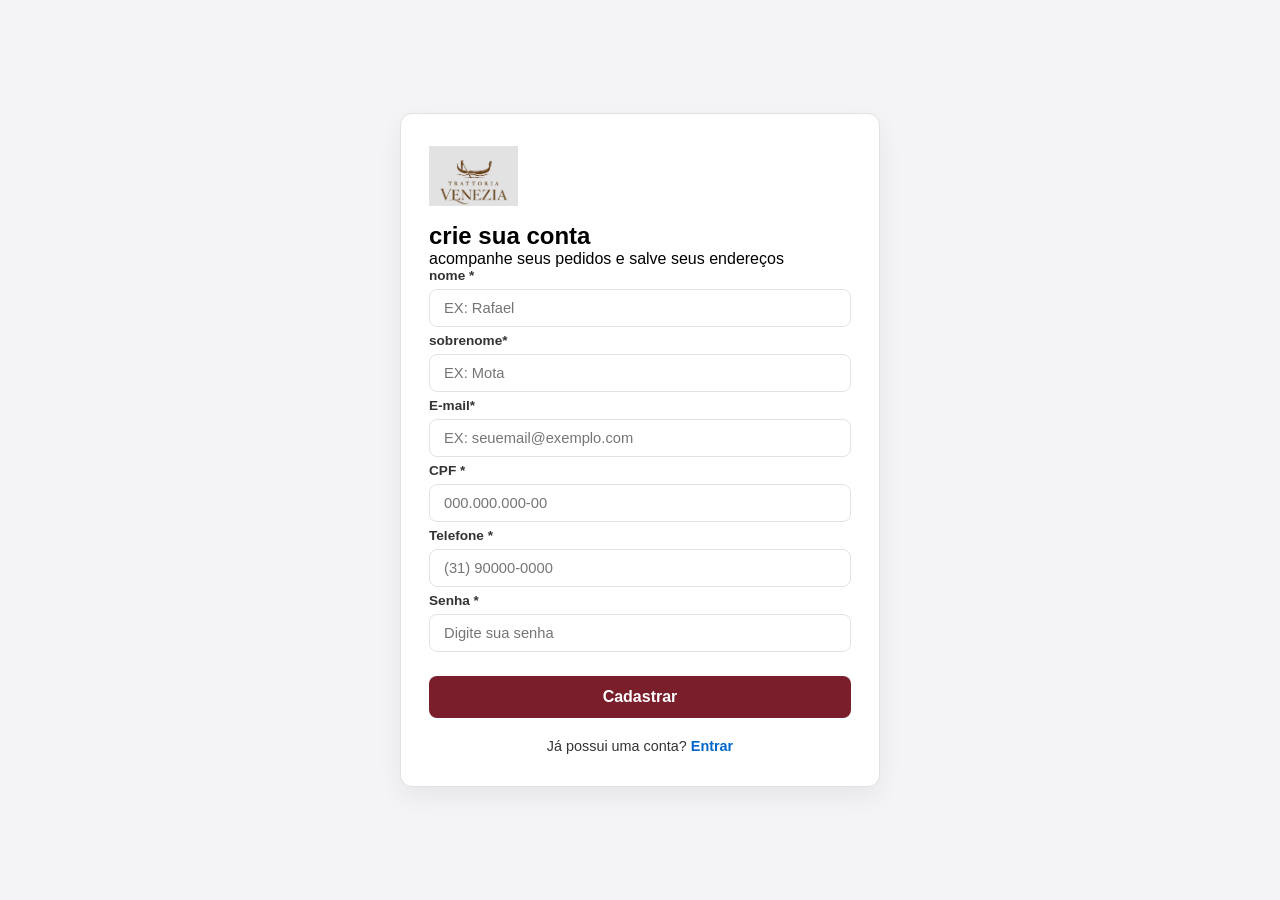
<file: front-end/cadastro.html>
<!DOCTYPE html>
<html lang="pt-BR">
<head>
    <meta charset="UTF-8">
    <meta name="viewport" content="width=device-width, initial-scale=1.0">
    <title>Cadastro - Trattoria Venezia</title>
    <link rel="stylesheet" href="style.css">
    <link rel="stylesheet" href="auth.css">
    <link rel="stylesheet" href="https://cdnjs.cloudflare.com/ajax/libs/font-awesome/6.4.0/css/all.min.css">
    <link rel="stylesheet" href="dark-mode.css">
</head>
<body class="auth-body">
     <div class="auth-card">
<div auth-header>
    <a href="../index.html">
        <img src="logo-delivery.png" alt="trattoria venezia" class="auth-logo">
    </a>
    <h2>crie sua conta</h2>
    <p>acompanhe seus pedidos e salve seus endereços</p>
</div>
<div id="authAlert" class="auth-alert hidden"></div>
<form id="cadastroForm" class="auth-form">
       <div class="form-row">

            <div class="form-group">
               <label for="nome"> nome *</label>
               <input type="text" id="nome" required placeholder="EX: Rafael">
                <label for="nome"> sobrenome*</label>
               <input type="text" id="sobrenome" required placeholder="EX: Mota">
                <label for="nome"> E-mail*</label>
               <input type="email" id="email" required placeholder="EX: seuemail@exemplo.com">

                <label for="nome"> CPF *</label>
               <input type="text" id="cpf" required placeholder="000.000.000-00" maxlength="14">
               
                <label for="telefone">Telefone *</label>
               <input type="tel" id="telefone" required placeholder="(31) 90000-0000" maxlength="15">
               <label for="senha">Senha *</label>
              <input type="password" id="senha" required placeholder="Digite sua senha">
             </div>   
        </div>
        <button type="submit" class="btn-auth-submit"> Cadastrar</button>
        </form>
        <div class="auth-footer">
        <p>Já possui uma conta? <a href="login.html" class="auth-link-blue">Entrar</a></p>
        </div>
     </div>


<script src="auth.js"></script>      
<script src="dark-mode.js"></script>
</body>
</html>
</file>
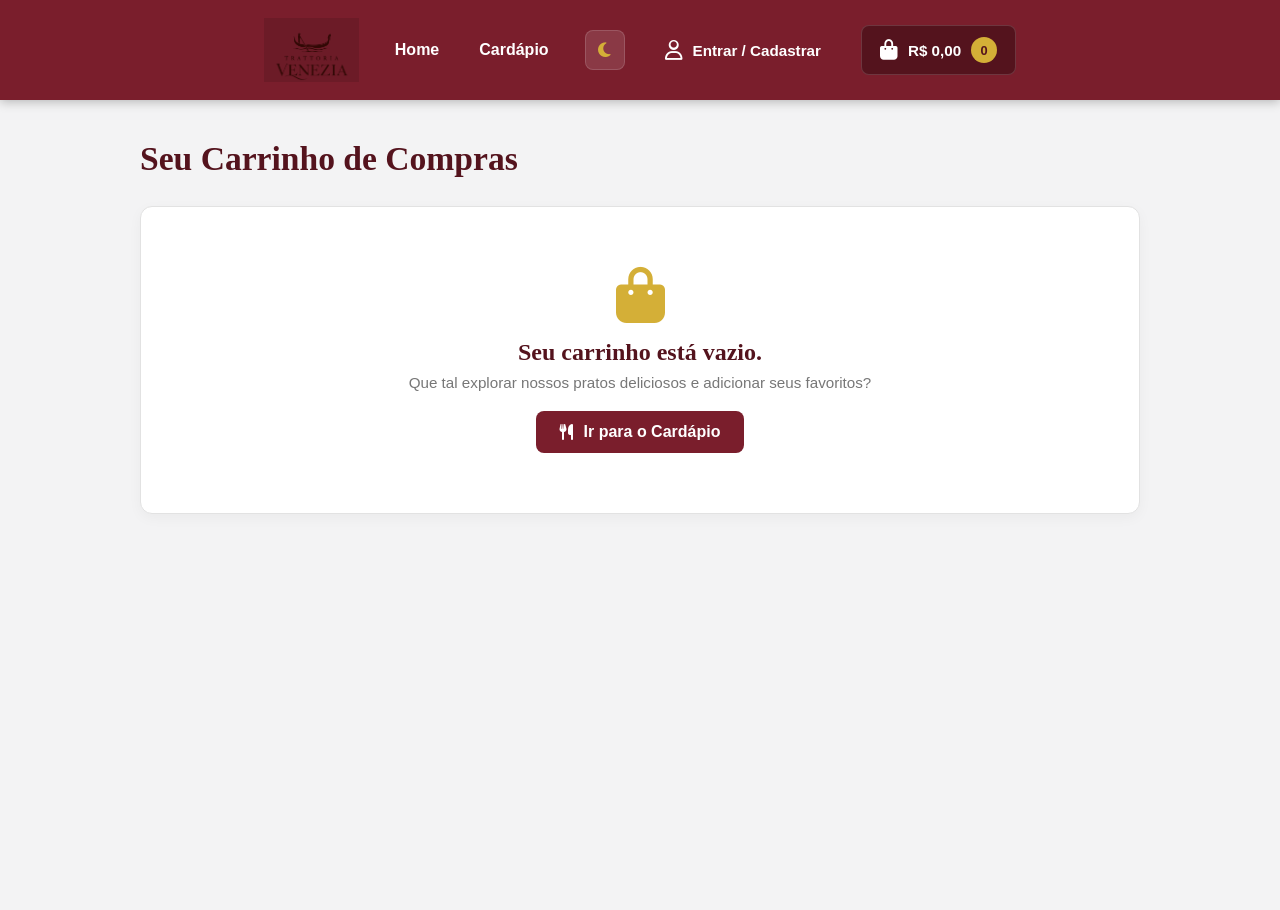
<file: front-end/carrinho.html>
<!DOCTYPE html>
<html lang="pt-BR">
<head>
    <meta charset="UTF-8">
    <meta name="viewport" content="width=device-width, initial-scale=1.0">
    <title>Meu Carrinho - Trattoria Venezia</title>
    <link rel="stylesheet" href="style.css">
    <link rel="stylesheet" href="carrinho.css">
    <link rel="stylesheet" href="address.css">
    <link rel="stylesheet" href="https://cdnjs.cloudflare.com/ajax/libs/font-awesome/6.4.0/css/all.min.css">
    <link rel="preconnect" href="https://fonts.googleapis.com">
    <link rel="preconnect" href="https://fonts.gstatic.com" crossorigin>
    <link href="https://fonts.googleapis.com/css2?family=Outfit:wght@600;700&family=Plus+Jakarta+Sans:wght@400;600;700&display=swap" rel="stylesheet">
    <link rel="stylesheet" href="dark-mode.css">
</head>
<body>

    <header class="main-header">
        <div class="header-container">
            <div class="header-logo">
                <a href="../index.html">
                    <img src="logo-delivery.png" alt="Trattoria Venezia">
                </a>
            </div>

            <nav class="header-nav">
                <ul>
                    <li><a href="../index.html" class="nav-link">Home</a></li>
                    <li><a href="../index.html#cardapio" class="nav-link">Card&aacute;pio</a></li>
                </ul>
            </nav>

            <div class="header-actions">
                <button class="header-btn" id="userMenuBtn">
                    <i class="fa-regular fa-user"></i>
                    <span class="user-btn-text" id="userBtnText">Entrar / Cadastrar</span>
                </button>

                <a href="carrinho.html" class="header-btn cart-btn" style="text-decoration: none;">
                    <div class="cart-info">
                        <i class="fa-solid fa-bag-shopping"></i>
                        <span class="cart-total" id="headerCartTotal">R$ 0,00</span>
                        <span class="cart-badge" id="cartBadge">0</span>
                    </div>
                </a>
            </div>
        </div>
    </header>

    <main class="cart-page-container">
        <div class="cart-content-wrapper">
            <h1 class="cart-page-title">Seu Carrinho de Compras</h1>

            <div id="cartEmptyState" class="cart-empty-card hidden">
                <i class="fa-solid fa-bag-shopping empty-cart-icon"></i>
                <h2>Seu carrinho est&aacute; vazio.</h2>
                <p>Que tal explorar nossos pratos deliciosos e adicionar seus favoritos?</p>
                <a href="../index.html#cardapio" class="btn-continue-shopping mt-16">
                    <i class="fa-solid fa-utensils"></i> Ir para o Card&aacute;pio
                </a>
            </div>

            <div id="cartFilledState" class="cart-filled-layout hidden">
                <div class="cart-items-list" id="cartItemsList">
                </div>

                <div class="cart-summary-card">
                    <h3 class="summary-title">Resumo do Pedido</h3>

                    <div class="summary-row">
                        <span>Subtotal</span>
                        <span id="cartSubtotalText">R$ 0,00</span>
                    </div>
                    <div class="summary-row total-row">
                        <span>Total</span>
                        <span id="cartTotalText">R$ 0,00</span>
                    </div>

                    <div class="cart-actions-footer">
                        <a href="../index.html#cardapio" class="btn-cart-secondary">
                            <i class="fa-solid fa-arrow-left"></i> Continuar Comprando
                        </a>
                        <button type="button" id="btnCheckout" class="btn-cart-primary">
                            Continuar para Compra <i class="fa-solid fa-arrow-right"></i>
                        </button>
                    </div>
                </div>
            </div>
        </div>
    </main>

<div id="addressModal" class="address-modal-overlay hidden">
    <div class="address-modal-card">
        <div class="address-modal-header">
            <h3><i class="fa-solid fa-location-dot" style="color: var(--accent-gold);"></i> Onde voc&ecirc; quer receber seu pedido?</h3>
            <button type="button" id="closeAddressModalBtn" class="address-modal-close" title="Fechar">&times;</button>
        </div>

        <div class="address-modal-body">
            <div id="addressAlert" class="address-alert hidden"></div>

            <div id="addressListView" class="address-view">
                <p class="address-guide-text">Selecione o endere&ccedil;o de entrega para este pedido:</p>
                <div id="addressListContainer" class="address-list">
                </div>
                <button type="button" id="btnAddNewAddress" class="btn-address-secondary">
                    <i class="fa-solid fa-plus"></i> Adicionar novo endere&ccedil;o
                </button>
            </div>

            <div id="addressFormView" class="address-view hidden">
                <p class="address-guide-text" id="addressFormTitle">Informe seu endere&ccedil;o de entrega para encontrarmos a melhor forma de levar nossos pratos at&eacute; voc&ecirc;.</p>

                <form id="addressForm" class="address-form">
                    <input type="hidden" id="addrApelido" value="Minha casa">

                    <div class="address-form-group">
                        <label>Identificar endere&ccedil;o como:</label>
                        <div class="address-alias-options">
                            <button type="button" class="alias-chip selected" data-alias="Minha casa">Casa</button>
                            <button type="button" class="alias-chip" data-alias="Trabalho">Trabalho</button>
                            <button type="button" class="alias-chip" data-alias="Outro">Outro</button>
                        </div>
                    </div>

                    <div class="address-form-row">
                        <div class="address-form-group" style="flex: 0.4;">
                            <label for="addrCep">CEP *</label>
                            <input type="text" id="addrCep" required placeholder="00000-000" maxlength="9">
                        </div>
                        <div class="address-form-group" style="flex: 0.6;">
                            <label for="addrRua">Rua / Logradouro *</label>
                            <input type="text" id="addrRua" required placeholder="Ex: Av. Afonso Pena">
                        </div>
                    </div>

                    <div class="address-form-row">
                        <div class="address-form-group" style="flex: 0.35;">
                            <label for="addrNumero">N&uacute;mero *</label>
                            <input type="text" id="addrNumero" required placeholder="Ex: 120">
                        </div>
                        <div class="address-form-group" style="flex: 0.65;">
                            <label for="addrComplemento">Complemento</label>
                            <input type="text" id="addrComplemento" placeholder="Apt 302, Bloco B">
                        </div>
                    </div>

                    <div class="address-form-row">
                        <div class="address-form-group">
                            <label for="addrBairro">Bairro *</label>
                            <input type="text" id="addrBairro" required placeholder="Ex: Centro">
                        </div>
                    </div>

                    <div class="address-form-row">
                        <div class="address-form-group" style="flex: 0.7;">
                            <label for="addrCidade">Cidade *</label>
                            <input type="text" id="addrCidade" required placeholder="Ex: Belo Horizonte">
                        </div>
                        <div class="address-form-group" style="flex: 0.3;">
                            <label for="addrUF">UF *</label>
                            <input type="text" id="addrUF" required placeholder="MG" maxlength="2" style="text-transform: uppercase;">
                        </div>
                    </div>

                    <div class="address-form-group">
                        <label for="addrReferencia">Ponto de refer&ecirc;ncia</label>
                        <input type="text" id="addrReferencia" placeholder="Ex: Pr&oacute;ximo &agrave; pra&ccedil;a principal">
                    </div>

                    <button type="submit" class="btn-address-submit">Salvar endere&ccedil;o</button>
                    <button type="button" id="btnBackToAddressList" class="btn-address-secondary" style="margin-top: 4px;">Voltar para lista</button>
                </form>
            </div>
        </div>
    </div>
</div>
    <script src="script.js"></script>
    <script src="carrinho.js"></script>
    <script src="address.js"></script>
    <script src="user.js"></script>
    <script src="dark-mode.js"></script>
</body>
</html>
</file>
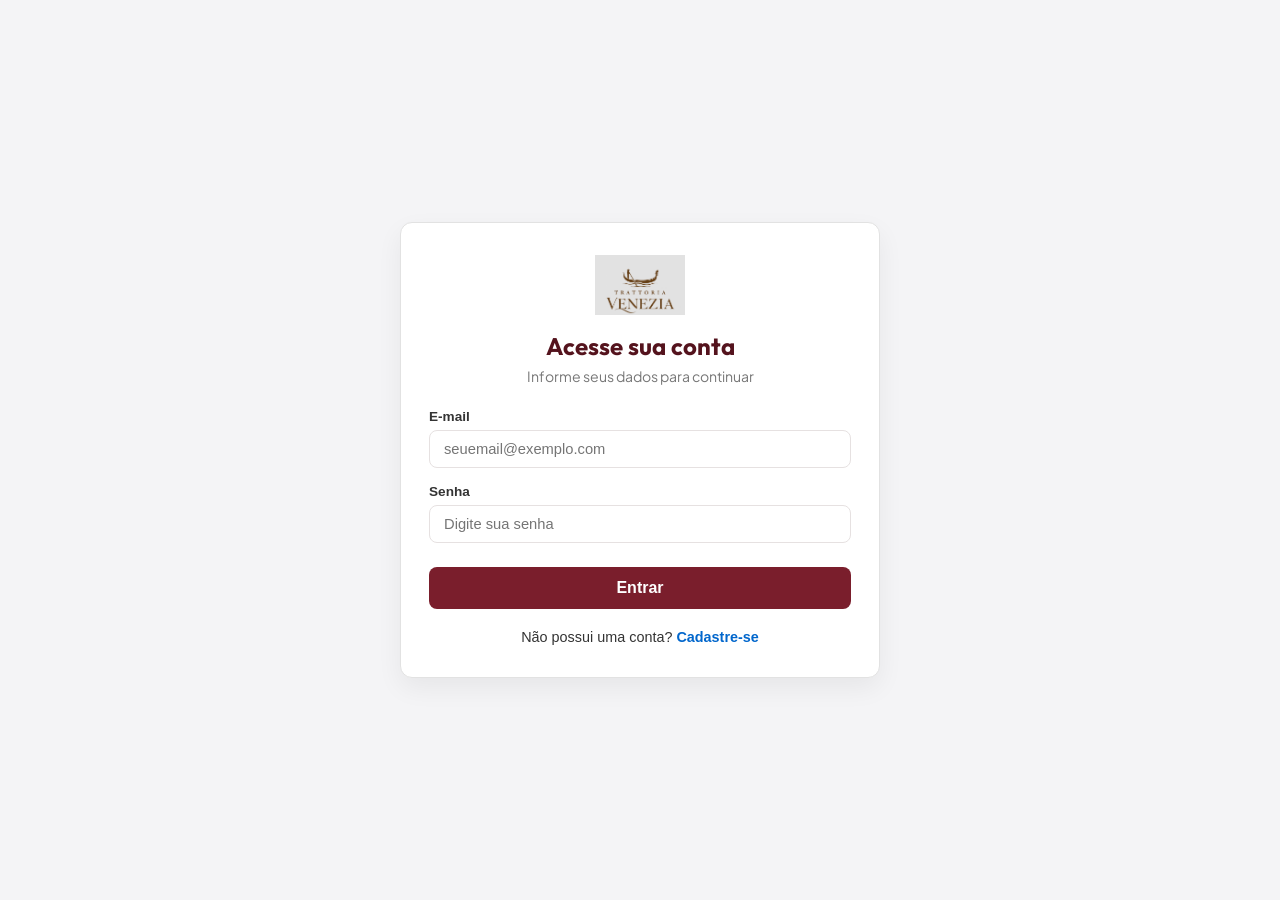
<file: front-end/finalizar-pedido.html>
<!DOCTYPE html>
<html lang="pt-BR">
<head>
    <meta charset="UTF-8">
    <meta name="viewport" content="width=device-width, initial-scale=1.0">
    <title>Finaliza&ccedil;&atilde;o do Pedido - Trattoria Venezia</title>
    <link rel="stylesheet" href="style.css">
    <link rel="stylesheet" href="carrinho.css">
    <link rel="stylesheet" href="address.css">
    <link rel="stylesheet" href="checkout.css">
    <link rel="stylesheet" href="https://cdnjs.cloudflare.com/ajax/libs/font-awesome/6.4.0/css/all.min.css">
    <link rel="preconnect" href="https://fonts.googleapis.com">
    <link rel="preconnect" href="https://fonts.gstatic.com" crossorigin>
    <link href="https://fonts.googleapis.com/css2?family=Outfit:wght@600;700&family=Plus+Jakarta+Sans:wght@400;600;700&display=swap" rel="stylesheet">
    <link rel="stylesheet" href="dark-mode.css">
</head>
<body>

    <header class="main-header">
        <div class="header-container">
            <div class="header-logo">
                <a href="../index.html">
                    <img src="logo-delivery.png" alt="Trattoria Venezia">
                </a>
            </div>

            <nav class="header-nav">
                <ul>
                    <li><a href="../index.html" class="nav-link">Home</a></li>
                    <li><a href="../index.html#cardapio" class="nav-link">Card&aacute;pio</a></li>
                </ul>
            </nav>

            <div class="header-address">
                <i class="fa-solid fa-location-dot address-icon"></i>
                <div class="address-info">
                    <span class="address-label">ENTREGAR EM:</span>
                    <span class="address-value">Informe seu endere&ccedil;o</span>
                </div>
                <i class="fa-solid fa-chevron-down address-arrow"></i>
            </div>

            <div class="header-actions">
                <button class="header-btn" id="userMenuBtn">
                    <i class="fa-regular fa-user"></i>
                    <span class="user-btn-text" id="userBtnText">Entrar / Cadastrar</span>
                </button>

                <a href="carrinho.html" class="header-btn cart-btn" style="text-decoration: none;">
                    <div class="cart-info">
                        <i class="fa-solid fa-bag-shopping"></i>
                        <span class="cart-total" id="headerCartTotal">R$ 0,00</span>
                        <span class="cart-badge" id="cartBadge">0</span>
                    </div>
                </a>
            </div>
        </div>
    </header>

    <main class="checkout-page-container">
        <div class="checkout-content-wrapper">
            <h1 class="checkout-page-title">Finaliza&ccedil;&atilde;o do Pedido</h1>
            <p class="checkout-page-subtitle">Confira os detalhes do seu pedido e escolha como deseja realizar o pagamento.</p>

            <div id="checkoutAlert" class="checkout-alert hidden"></div>

            <div class="checkout-grid-layout">
                <div class="checkout-main-section">

                    <div class="checkout-card">
                        <h2 class="checkout-section-title">
                            <i class="fa-solid fa-utensils"></i> Resumo do seu pedido
                        </h2>

                        <div class="summary-table-wrapper">
                            <table class="checkout-summary-table">
                                <thead>
                                    <tr>
                                        <th>Produto</th>
                                        <th class="text-center">Quantidade</th>
                                    </tr>
                                </thead>
                                <tbody id="checkoutProductsTbody">
                                </tbody>
                            </table>
                        </div>
                    </div>

                    <div class="checkout-card mt-24">
                        <h2 class="checkout-section-title">
                            <i class="fa-solid fa-wallet"></i> Como deseja pagar?
                        </h2>

                        <div class="payment-methods-grid">
                            <div class="payment-option-card" data-payment="pagar_na_entrega">
                                <div class="payment-radio-indicator"></div>
                                <div class="payment-icon"><i class="fa-solid fa-hand-holding-dollar"></i></div>
                                <div class="payment-info">
                                    <span class="payment-title">Pagar na entrega</span>
                                    <span class="payment-desc">Pague quando seu pedido chegar.</span>
                                </div>
                            </div>

                            <div class="payment-option-card" data-payment="pix">
                                <div class="payment-radio-indicator"></div>
                                <div class="payment-icon"><i class="fa-brands fa-pix"></i></div>
                                <div class="payment-info">
                                    <span class="payment-title">Pix</span>
                                    <span class="payment-desc">Pagamento por transfer&ecirc;ncia instant&acirc;nea.</span>
                                </div>
                            </div>

                            <div class="payment-option-card" data-payment="cartao">
                                <div class="payment-radio-indicator"></div>
                                <div class="payment-icon"><i class="fa-regular fa-credit-card"></i></div>
                                <div class="payment-info">
                                    <span class="payment-title">Cart&atilde;o</span>
                                    <span class="payment-desc">Pagamento com cart&atilde;o.</span>
                                </div>
                            </div>
                        </div>
                    </div>

                </div>

                <div class="checkout-sidebar-section">

                    <div class="checkout-card">
                        <h3 class="sidebar-card-title"><i class="fa-solid fa-location-dot"></i> Endere&ccedil;o de Entrega</h3>
                        <div id="checkoutAddressBox" class="checkout-address-preview">
                        </div>
                    </div>

                    <div class="checkout-card mt-24">
                        <h3 class="sidebar-card-title"><i class="fa-solid fa-receipt"></i> Total do Pedido</h3>

                        <div class="summary-row">
                            <span>Subtotal</span>
                            <span id="checkoutSubtotal">R$ 0,00</span>
                        </div>
                        <div class="summary-row">
                            <span>Frete</span>
                            <span id="checkoutFrete">R$ 0,00</span>
                        </div>
                        <div class="summary-row total-row">
                            <span>Total</span>
                            <span id="checkoutTotal">R$ 0,00</span>
                        </div>

                        <div class="checkout-actions">
                            <button type="button" id="btnSubmitOrder" class="btn-checkout-primary">
                                Concluir Pagamento <i class="fa-solid fa-check"></i>
                            </button>
                            <a href="carrinho.html" class="btn-checkout-secondary">
                                <i class="fa-solid fa-arrow-left"></i> Voltar ao Carrinho
                            </a>
                        </div>
                    </div>

                </div>
            </div>
        </div>
    </main>

    <div id="addressModal" class="address-modal-overlay hidden">
        <div class="address-modal-card">
            <div class="address-modal-header">
                <h3><i class="fa-solid fa-location-dot" style="color: var(--accent-gold);"></i> Onde voc&ecirc; quer receber seu pedido?</h3>
                <button type="button" id="closeAddressModalBtn" class="address-modal-close">&times;</button>
            </div>
            <div class="address-modal-body">
                <div id="addressAlert" class="address-alert hidden"></div>
                <div id="addressListView" class="address-view">
                    <p class="address-guide-text">Selecione o endere&ccedil;o de entrega para este pedido:</p>
                    <div id="addressListContainer" class="address-list"></div>
                    <button type="button" id="btnAddNewAddress" class="btn-address-secondary"><i class="fa-solid fa-plus"></i> Adicionar novo endere&ccedil;o</button>
                </div>
                <div id="addressFormView" class="address-view hidden">
                    <form id="addressForm" class="address-form">
                        <input type="hidden" id="addrApelido" value="Minha casa">
                        <div class="address-form-group">
                            <label>Identificar como:</label>
                            <div class="address-alias-options">
                                <button type="button" class="alias-chip selected" data-alias="Minha casa">Casa</button>
                                <button type="button" class="alias-chip" data-alias="Trabalho">Trabalho</button>
                                <button type="button" class="alias-chip" data-alias="Outro">Outro</button>
                            </div>
                        </div>
                        <div class="address-form-row">
                            <div class="address-form-group" style="flex: 0.4;"><label>CEP *</label><input type="text" id="addrCep" required placeholder="00000-000"></div>
                            <div class="address-form-group" style="flex: 0.6;"><label>Rua *</label><input type="text" id="addrRua" required placeholder="Rua..."></div>
                        </div>
                        <div class="address-form-row">
                            <div class="address-form-group" style="flex: 0.35;"><label>N&uacute;mero *</label><input type="text" id="addrNumero" required placeholder="120"></div>
                            <div class="address-form-group" style="flex: 0.65;"><label>Complemento</label><input type="text" id="addrComplemento" placeholder="Apt..."></div>
                        </div>
                        <div class="address-form-group"><label for="addrReferencia">Ponto de refer&ecirc;ncia</label><input type="text" id="addrReferencia" placeholder="Ex: Pr&oacute;ximo &agrave; pra&ccedil;a principal"></div>
                        <div class="address-form-row"><div class="address-form-group"><label>Bairro *</label><input type="text" id="addrBairro" required placeholder="Bairro..."></div></div>
                        <div class="address-form-row">
                            <div class="address-form-group" style="flex: 0.7;"><label>Cidade *</label><input type="text" id="addrCidade" required placeholder="Cidade..."></div>
                            <div class="address-form-group" style="flex: 0.3;"><label>UF *</label><input type="text" id="addrUF" required placeholder="MG"></div>
                        </div>
                        <button type="submit" class="btn-address-submit">Salvar endere&ccedil;o</button>
                        <button type="button" id="btnBackToAddressList" class="btn-address-secondary" style="margin-top: 4px;">Voltar para lista</button>
                    </form>
                </div>
            </div>
        </div>
    </div>

    <script src="script.js"></script>
    <script src="address.js"></script>
    <script src="checkout.js"></script>
    <script src="user.js"></script>
    <script src="dark-mode.js"></script>
</body>
</html>
</file>
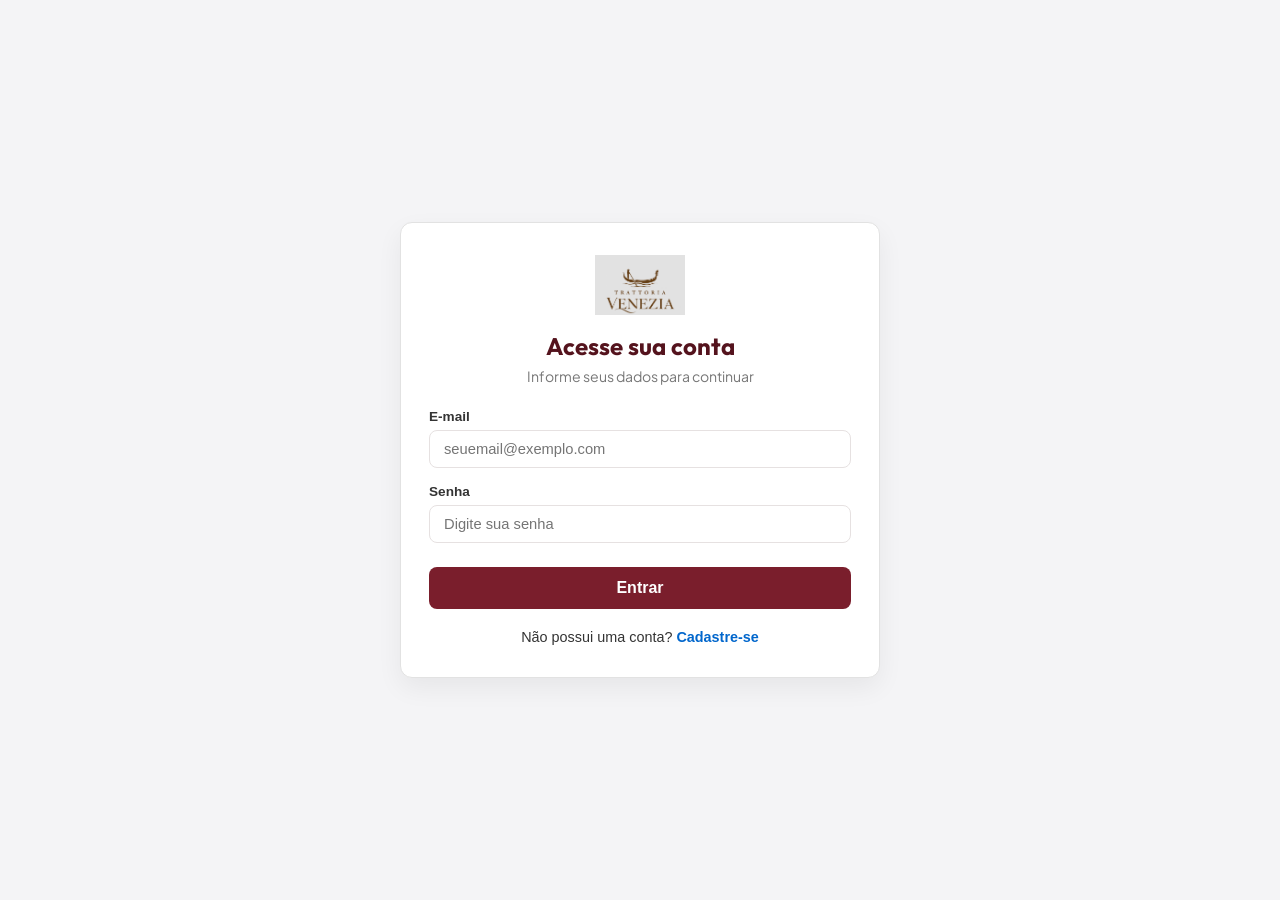
<file: front-end/login.html>
<!DOCTYPE html>
<html lang="pt-BR">
<head>
    <meta charset="UTF-8">
    <meta name="viewport" content="width=device-width, initial-scale=1.0">
    <title>Login - Trattoria Venezia</title>
    <link rel="stylesheet" href="style.css">
    <link rel="stylesheet" href="auth.css">
    <link rel="stylesheet" href="https://cdnjs.cloudflare.com/ajax/libs/font-awesome/6.4.0/css/all.min.css">
    <link rel="preconnect" href="https://fonts.googleapis.com">
    <link rel="preconnect" href="https://fonts.gstatic.com" crossorigin>
    <link href="https://fonts.googleapis.com/css2?family=Outfit:wght@600;700&family=Plus+Jakarta+Sans:wght@400;600;700&display=swap" rel="stylesheet">
    <link rel="stylesheet" href="dark-mode.css">
</head>
<body class="auth-body">
     <div class="auth-card">
<div class="auth-header">
    <a href="../index.html">
        <img src="logo-delivery.png" alt="Trattoria Venezia" class="auth-logo">
    </a>
    <h2>Acesse sua conta</h2>
    <p>Informe seus dados para continuar</p>
</div>
<div id="authAlert" class="auth-alert hidden"></div>
<form id="loginForm" class="auth-form">
        <div class="form-group">
           <label for="loginEmail">E-mail</label>
           <input type="email" id="loginEmail" required placeholder="seuemail@exemplo.com">
        </div>
        <div class="form-group">
             <label for="loginSenha">Senha</label>
           <input type="password" id="loginSenha" required placeholder="Digite sua senha">
        </div>
        <button type="submit" class="btn-auth-submit">Entrar</button>
</form>
<div class="auth-footer">
    <p>N&atilde;o possui uma conta? <a href="cadastro.html" class="auth-link-blue">Cadastre-se</a></p>
</div>
     </div>

<script src="auth.js"></script>
<script src="dark-mode.js"></script>
</body>
</html>
</file>
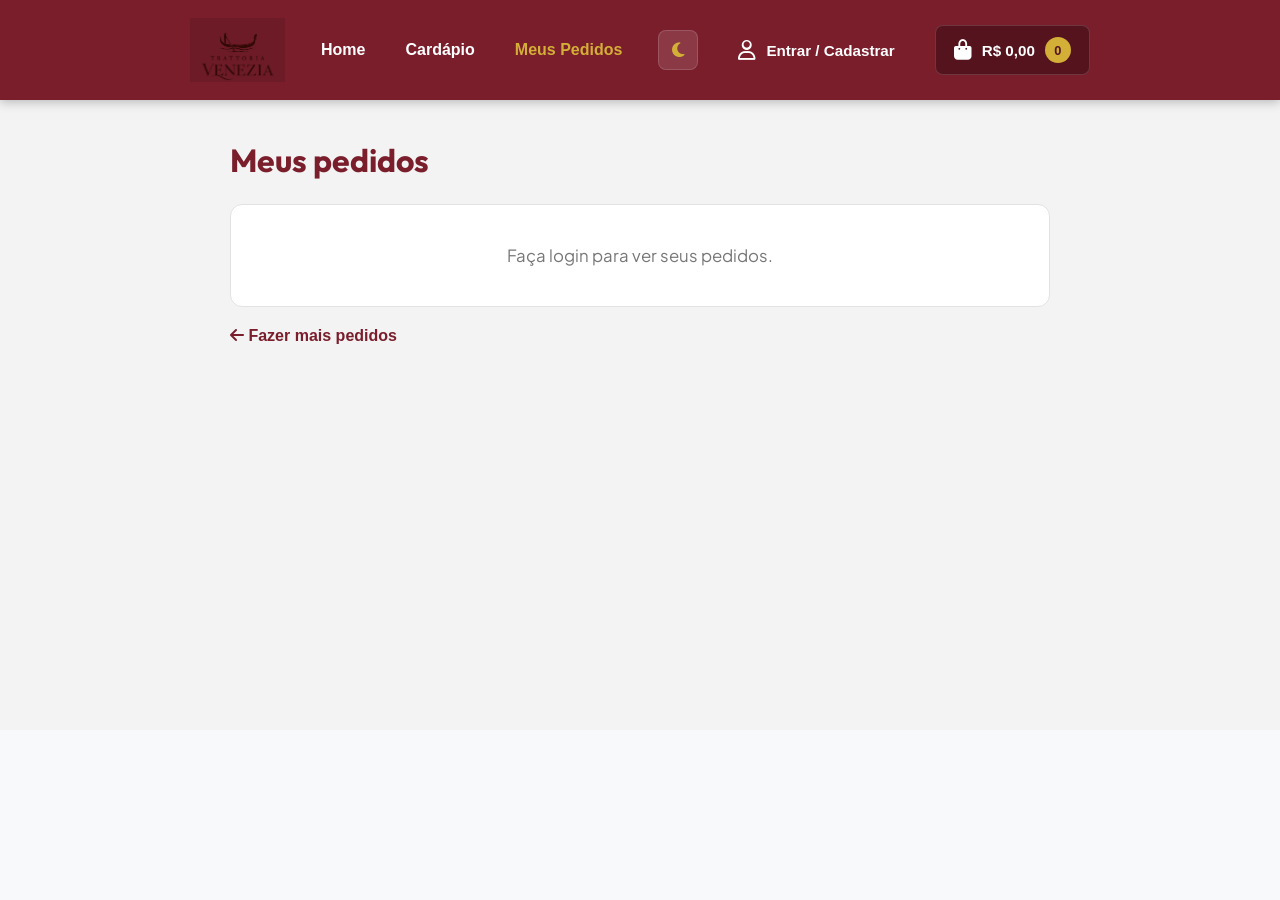
<file: front-end/meus-pedidos.html>
<!DOCTYPE html>
<html lang="pt-BR">
<head>
    <meta charset="UTF-8">
    <meta name="viewport" content="width=device-width, initial-scale=1.0">
    <title>Meus pedidos - Trattoria Venezia</title>
    <link rel="stylesheet" href="style.css">
    <link rel="stylesheet" href="carrinho.css">
    <link rel="stylesheet" href="address.css">
    <link rel="stylesheet" href="https://cdnjs.cloudflare.com/ajax/libs/font-awesome/6.4.0/css/all.min.css">
    <link rel="preconnect" href="https://fonts.googleapis.com">
    <link rel="preconnect" href="https://fonts.gstatic.com" crossorigin>
    <link href="https://fonts.googleapis.com/css2?family=Outfit:wght@600;700&family=Plus+Jakarta+Sans:wght@400;600;700&display=swap" rel="stylesheet">
    <style>
        .orders-page {
            min-height: 70vh;
            background-color: var(--bg-light-gray);
            padding: 40px 20px;
        }
        .orders-container {
            max-width: 820px;
            margin: 0 auto;
        }
        .orders-title {
            font-family: 'Outfit', sans-serif;
            color: var(--primary-wine);
            font-size: 2rem;
            margin-bottom: 24px;
        }
        .orders-empty {
            background: #ffffff;
            border: 1px solid var(--border-color);
            border-radius: 12px;
            padding: 40px 24px;
            text-align: center;
            color: var(--text-muted);
            font-family: 'Plus Jakarta Sans', sans-serif;
            font-size: 1.05rem;
        }
        .order-card {
            background: #ffffff;
            border: 1px solid var(--border-color);
            border-radius: 12px;
            padding: 20px 22px;
            margin-bottom: 18px;
            box-shadow: 0 3px 10px rgba(0, 0, 0, 0.03);
        }
        .order-card-header {
            display: flex;
            justify-content: space-between;
            align-items: flex-start;
            flex-wrap: wrap;
            gap: 8px;
            border-bottom: 1px solid var(--border-color);
            padding-bottom: 12px;
            margin-bottom: 12px;
        }
        .order-card-header strong {
            font-family: 'Outfit', sans-serif;
            color: var(--primary-wine);
            font-size: 1.05rem;
        }
        .order-card-header span {
            color: var(--text-muted);
            font-size: 0.88rem;
        }
        .order-status {
            background: var(--bg-light-gray);
            color: var(--text-dark);
            padding: 4px 10px;
            border-radius: 12px;
            font-size: 0.8rem;
            font-weight: 700;
        }
        .order-items {
            width: 100%;
            border-collapse: collapse;
            font-size: 0.95rem;
        }
        .order-items th,
        .order-items td {
            padding: 8px 4px;
            text-align: left;
            border-bottom: 1px dashed var(--border-color);
        }
        .order-items th:last-child,
        .order-items td:last-child {
            text-align: right;
        }
        .order-total {
            display: flex;
            justify-content: space-between;
            margin-top: 12px;
            font-weight: 700;
            color: var(--text-dark);
        }
        .orders-back {
            display: inline-block;
            margin-top: 20px;
            color: var(--primary-wine);
            font-weight: 600;
            text-decoration: none;
        }
    </style>
    <link rel="stylesheet" href="dark-mode.css">
</head>
<body>

    <header class="main-header">
        <div class="header-container">
            <div class="header-logo">
                <a href="../index.html">
                    <img src="logo-delivery.png" alt="Trattoria Venezia">
                </a>
            </div>

            <nav class="header-nav">
                <ul>
                    <li><a href="../index.html" class="nav-link">Home</a></li>
                    <li><a href="../index.html#cardapio" class="nav-link">Card&aacute;pio</a></li>
                    <li><a href="meus-pedidos.html" class="nav-link active">Meus Pedidos</a></li>
                </ul>
            </nav>

            <div class="header-actions">
                <div class="user-account-wrapper">
                    <button class="header-btn" id="userMenuBtn"></button>
                </div>

                <a href="carrinho.html" class="header-btn cart-btn" style="text-decoration: none;">
                    <div class="cart-info">
                        <i class="fa-solid fa-bag-shopping"></i>
                        <span class="cart-total" id="headerCartTotal">R$ 0,00</span>
                        <span class="cart-badge" id="cartBadge">0</span>
                    </div>
                </a>
            </div>
        </div>
    </header>

    <main class="orders-page">
        <div class="orders-container">
            <h1 class="orders-title">Meus pedidos</h1>
            <div id="ordersList"></div>
            <a href="../index.html" class="orders-back"><i class="fa-solid fa-arrow-left"></i> Fazer mais pedidos</a>
        </div>
    </main>

    <script src="auth.js"></script>
    <script src="script.js"></script>
    <script src="user.js"></script>
    <script src="meus-pedidos.js"></script>
    <script src="dark-mode.js"></script>
</body>
</html>
</file>
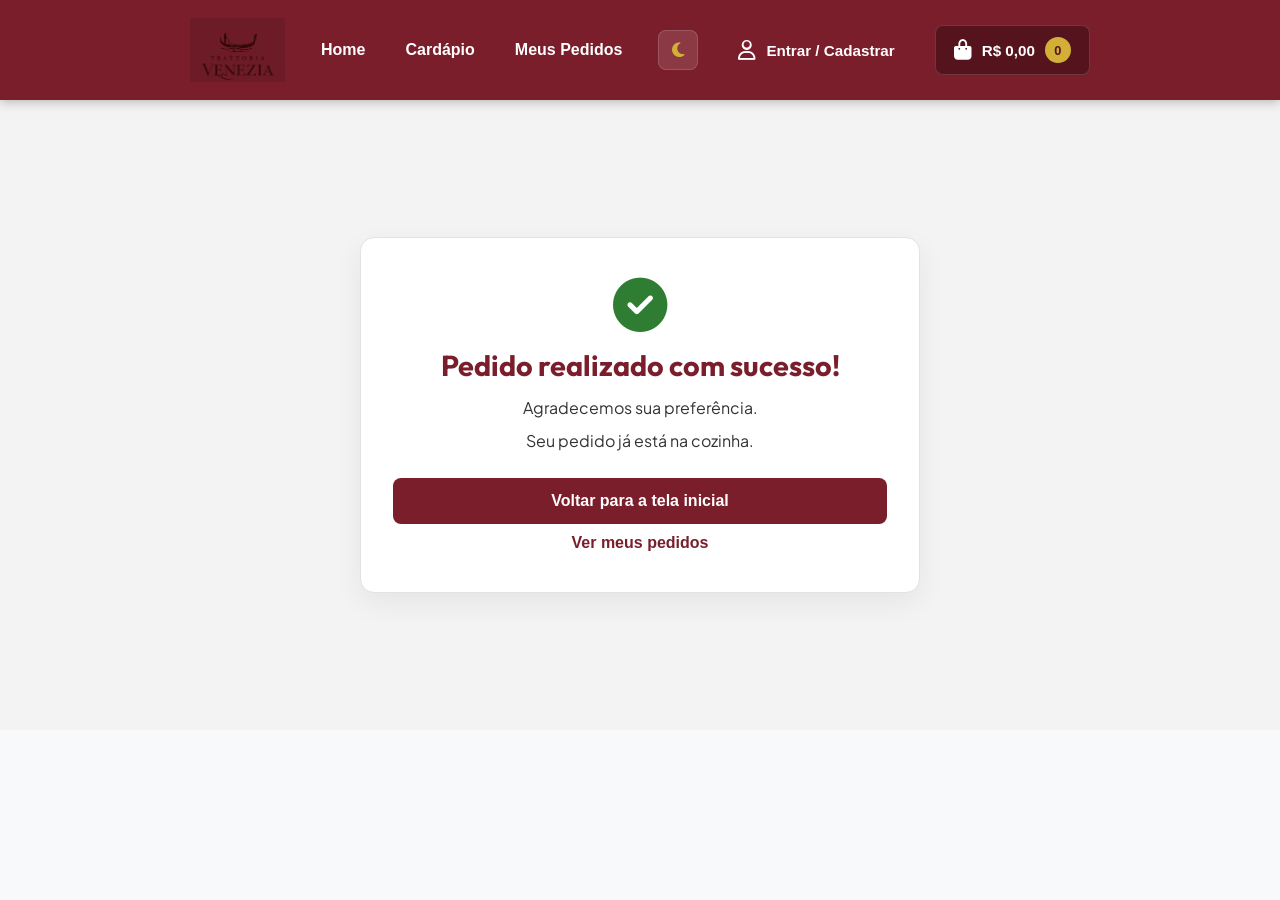
<file: front-end/pedido-confirmado.html>
<!DOCTYPE html>
<html lang="pt-BR">
<head>
    <meta charset="UTF-8">
    <meta name="viewport" content="width=device-width, initial-scale=1.0">
    <title>Pedido realizado - Trattoria Venezia</title>
    <link rel="stylesheet" href="style.css">
    <link rel="stylesheet" href="carrinho.css">
    <link rel="stylesheet" href="https://cdnjs.cloudflare.com/ajax/libs/font-awesome/6.4.0/css/all.min.css">
    <link rel="preconnect" href="https://fonts.googleapis.com">
    <link rel="preconnect" href="https://fonts.gstatic.com" crossorigin>
    <link href="https://fonts.googleapis.com/css2?family=Outfit:wght@600;700&family=Plus+Jakarta+Sans:wght@400;600;700&display=swap" rel="stylesheet">
    <style>
        .confirm-page {
            min-height: 70vh;
            display: flex;
            align-items: center;
            justify-content: center;
            padding: 40px 20px;
            background-color: var(--bg-light-gray);
        }
        .confirm-card {
            background: #ffffff;
            border: 1px solid var(--border-color);
            border-radius: 14px;
            padding: 40px 32px;
            max-width: 560px;
            width: 100%;
            text-align: center;
            box-shadow: 0 10px 28px rgba(0, 0, 0, 0.06);
        }
        .confirm-icon {
            font-size: 3.4rem;
            color: #2e7d32;
            margin-bottom: 14px;
        }
        .confirm-card h1 {
            font-family: 'Outfit', sans-serif;
            color: var(--primary-wine);
            font-size: 1.8rem;
            margin-bottom: 12px;
        }
        .confirm-card p {
            font-family: 'Plus Jakarta Sans', sans-serif;
            color: var(--text-dark);
            line-height: 1.6;
            margin-bottom: 8px;
        }
        .confirm-summary {
            margin: 22px 0;
            padding: 16px;
            background: var(--bg-light-gray);
            border-radius: 10px;
            text-align: left;
            font-size: 0.95rem;
        }
        .confirm-summary div {
            display: flex;
            justify-content: space-between;
            padding: 4px 0;
        }
        .confirm-actions {
            margin-top: 24px;
            display: flex;
            flex-direction: column;
            gap: 10px;
        }
        .btn-confirm-primary {
            display: inline-block;
            background-color: var(--primary-wine);
            color: var(--text-white);
            text-decoration: none;
            padding: 14px 20px;
            border-radius: 8px;
            font-weight: 700;
        }
        .btn-confirm-primary:hover {
            background-color: var(--dark-wine);
        }
        .btn-confirm-secondary {
            color: var(--primary-wine);
            font-weight: 600;
            text-decoration: none;
        }
        .btn-confirm-secondary:hover {
            text-decoration: underline;
        }
    </style>
    <link rel="stylesheet" href="dark-mode.css">
</head>
<body>

    <header class="main-header">
        <div class="header-container">
            <div class="header-logo">
                <a href="../index.html">
                    <img src="logo-delivery.png" alt="Trattoria Venezia">
                </a>
            </div>

            <nav class="header-nav">
                <ul>
                    <li><a href="../index.html" class="nav-link">Home</a></li>
                    <li><a href="../index.html#cardapio" class="nav-link">Card&aacute;pio</a></li>
                    <li><a href="meus-pedidos.html" class="nav-link">Meus Pedidos</a></li>
                </ul>
            </nav>

            <div class="header-actions">
                <div class="user-account-wrapper">
                    <button class="header-btn" id="userMenuBtn"></button>
                </div>

                <a href="carrinho.html" class="header-btn cart-btn" style="text-decoration: none;">
                    <div class="cart-info">
                        <i class="fa-solid fa-bag-shopping"></i>
                        <span class="cart-total" id="headerCartTotal">R$ 0,00</span>
                        <span class="cart-badge" id="cartBadge">0</span>
                    </div>
                </a>
            </div>
        </div>
    </header>

    <main class="confirm-page">
        <div class="confirm-card">
            <i class="fa-solid fa-circle-check confirm-icon"></i>
            <h1>Pedido realizado com sucesso!</h1>
            <p>Agradecemos sua prefer&ecirc;ncia.</p>
            <p>Seu pedido j&aacute; est&aacute; na cozinha.</p>

            <div class="confirm-summary" id="confirmSummary">
            </div>

            <div class="confirm-actions">
                <a href="../index.html" class="btn-confirm-primary">Voltar para a tela inicial</a>
                <a href="meus-pedidos.html" class="btn-confirm-secondary">Ver meus pedidos</a>
            </div>
        </div>
    </main>

    <script src="auth.js"></script>
    <script src="script.js"></script>
    <script src="user.js"></script>
    <script src="pedido-confirmado.js"></script>
    <script src="dark-mode.js"></script>
</body>
</html>
</file>
<file: front-end/style.css>
* {
    margin: 0;
    padding: 0;
    box-sizing: border-box;
    font-family: 'Segoe UI', Tahoma, Geneva, Verdana, sans-serif;
}

body {
    background-color: #f8f9fa;
}

:root {
    --primary-wine: #7A1E2C;
    --dark-wine: #54131D;
    --accent-gold: #D4AF37;
    --text-white: #FFFFFF;
    --text-dark: #333333;
    --text-muted: #777777;
    --bg-light-gray: #F3F3F4;
    --border-color: #E2E2E2;
}


.main-header {
    width: 100%;
    background-color: var(--primary-wine);
    box-shadow: 0 2px 10px rgba(0, 0, 0, 0.25);
    position: sticky;
    top: 0;
    z-index: 1000;
}

.header-container {
    width: 100%;
    max-width: 1500px;
    margin: 0 auto;
    padding: 18px 40px;
    display: flex;
    align-items: center;
    justify-content: center;
    gap: 36px;
}

.header-logo {
    display: flex;
    align-items: center;
    flex-shrink: 0;
}

.header-logo img {
    height: 64px;
    width: auto;
    display: block;
    object-fit: contain;
    mix-blend-mode: multiply;
    transition: transform 0.3s ease;
}

.header-logo a:hover img {
    transform: scale(1.04);
}

.header-nav ul {
    display: flex;
    list-style: none;
    align-items: center;
    gap: 40px;
}

.nav-link {
    color: var(--text-white);
    text-decoration: none;
    font-size: 1rem;
    font-weight: 700;
    white-space: nowrap;
    transition: color 0.3s ease;
}

.nav-link:hover,
.nav-link.active {
    color: var(--accent-gold);
}

.header-search {
    flex: 0 1 340px;
    height: 50px;
    display: flex;
    align-items: center;
    gap: 12px;
    background-color: #ffffff;
    border-radius: 8px;
    padding: 0 16px;
    transition: box-shadow 0.3s ease;
}

.header-search:focus-within {
    box-shadow: 0 0 0 2px var(--accent-gold);
}

.search-icon {
    color: var(--primary-wine);
    font-size: 1.05rem;
    flex-shrink: 0;
}

.header-search input {
    border: none;
    background: transparent;
    outline: none;
    width: 100%;
    min-width: 0;
    font-size: 0.95rem;
    color: var(--text-dark);
}

.header-search input::placeholder {
    color: var(--text-muted);
}

.header-address {
    flex: 0 1 300px;
    height: 50px;
    display: flex;
    align-items: center;
    gap: 12px;
    min-width: 0;
    background-color: rgba(255, 255, 255, 0.12);
    padding: 0 16px;
    border-radius: 8px;
    cursor: pointer;
    transition: background-color 0.3s ease;
}

.header-address:hover {
    background-color: rgba(255, 255, 255, 0.22);
}

.address-icon {
    color: var(--accent-gold);
    font-size: 1.2rem;
    flex-shrink: 0;
}

.address-info {
    display: flex;
    flex-direction: column;
    flex: 1;
    min-width: 0;
    line-height: 1.25;
}

.address-label {
    font-size: 0.68rem;
    color: rgba(255, 255, 255, 0.75);
    text-transform: uppercase;
    letter-spacing: 0.4px;
}

.address-value {
    font-size: 0.92rem;
    color: var(--text-white);
    font-weight: 600;
    white-space: nowrap;
    overflow: hidden;
    text-overflow: ellipsis;
}

.address-arrow {
    color: var(--text-white);
    font-size: 0.8rem;
    flex-shrink: 0;
    transition: color 0.3s ease;
}

.header-address:hover .address-arrow {
    color: var(--accent-gold);
}

.header-actions {
    display: flex;
    align-items: center;
    gap: 26px;
    flex-shrink: 0;
}

.header-btn {
    height: 50px;
    display: flex;
    align-items: center;
    gap: 10px;
    padding: 0 14px;
    background: transparent;
    border: none;
    border-radius: 8px;
    color: var(--text-white);
    font-family: inherit;
    text-decoration: none;
    cursor: pointer;
    transition: color 0.3s ease, background-color 0.3s ease;
}

.header-btn:hover {
    color: var(--accent-gold);
    background-color: rgba(255, 255, 255, 0.08);
}

.header-btn i {
    font-size: 1.25rem;
}

.user-btn-text {
    font-size: 0.95rem;
    font-weight: 600;
    white-space: nowrap;
}

.user-account-wrapper button:hover {
    color: var(--accent-gold) !important;
}

.header-actions .user-account-wrapper .user-avatar {
    width: 34px;
    height: 34px;
}

.cart-btn {
    background-color: var(--dark-wine);
    border: 1px solid rgba(255, 255, 255, 0.15);
    padding: 0 18px;
    gap: 12px;
}

.cart-btn:hover {
    background-color: #410d15;
    color: var(--accent-gold);
}

.cart-info {
    display: flex;
    align-items: center;
    gap: 10px;
}

.cart-total {
    font-size: 0.95rem;
    font-weight: 700;
    white-space: nowrap;
}

.cart-badge {
    display: inline-flex;
    align-items: center;
    justify-content: center;
    min-width: 26px;
    height: 26px;
    padding: 0 8px;
    background-color: var(--accent-gold);
    color: var(--dark-wine);
    font-size: 0.8rem;
    font-weight: 800;
    border-radius: 13px;
}

@media (max-width: 1200px) {
    .header-container {
        gap: 18px;
        padding: 14px 20px;
    }

    .header-nav ul {
        gap: 24px;
    }

    .header-search {
        flex-basis: 240px;
    }

    .header-address {
        flex-basis: 230px;
    }
}

@media (max-width: 992px) {
    .header-container {
        flex-wrap: wrap;
        justify-content: space-between;
        row-gap: 12px;
        padding: 12px 20px;
    }

    .header-logo {
        order: 1;
    }

    .header-logo img {
        height: 54px;
    }

    .header-actions {
        order: 2;
        margin-left: auto;
    }

    .header-nav {
        order: 3;
        flex-basis: 100%;
    }

    .header-nav ul {
        justify-content: space-around;
        gap: 8px;
    }

    .header-search {
        order: 4;
        flex: 1 1 100%;
    }

    .header-address {
        order: 5;
        flex: 1 1 100%;
    }
}

@media (max-width: 768px) {
    .header-container {
        padding: 10px 12px;
    }

    .header-logo img {
        height: 44px;
    }

    .header-nav {
        border-top: 1px solid rgba(255, 255, 255, 0.15);
        border-bottom: 1px solid rgba(255, 255, 255, 0.15);
        padding: 8px 0;
    }

    .nav-link {
        font-size: 0.85rem;
    }

    .header-search,
    .header-address,
    .header-btn,
    .cart-btn {
        height: 44px;
    }

    .header-address {
        padding: 0 12px;
    }

    .cart-badge {
        min-width: 22px;
        height: 22px;
    }
}

@media (max-width: 480px) {
    .header-container {
        gap: 8px;
        padding: 8px 10px;
    }

    .header-logo img {
        height: 38px;
    }

    .header-actions {
        gap: 6px;
    }

    .header-btn {
        padding: 0 8px;
    }

    .user-btn-text {
        display: none;
    }

    .cart-btn {
        padding: 0 8px;
        gap: 6px;
    }

    .cart-info {
        gap: 6px;
    }

    .cart-total {
        font-size: 0.78rem;
    }

    .nav-link {
        font-size: 0.8rem;
    }

    .header-nav ul {
        gap: 4px;
    }
}
.user-account-wrapper a,
.user-account-wrapper button {
    color: var(--text-white) !important;
    text-decoration: none;
}

.user-account-wrapper {
    position: relative;
}

.user-account-wrapper .user-avatar {
    width: 44px;
    height: 44px;
    border-radius: 50%;
    display: block;
}

.user-dropdown {
    display: none;
    position: absolute;
    top: calc(100% + 10px);
    right: 20;
    width: 260px;
    background: #ffffff;
    border: 1px solid var(--border-color);
    border-radius: 10px;
    box-shadow: 0 10px 24px rgba(0, 0, 0, 0.18);
    z-index: 2000;
    overflow: hidden;
}

.user-dropdown.open {
    display: block;
}

.user-dropdown-info {
    padding: 16px;
    border-bottom: 1px solid var(--border-color);
    display: flex;
    flex-direction: column;
    gap: 4px;
}

.user-dropdown-info strong {
    color: var(--text-dark);
    font-size: 0.98rem;
}

.user-dropdown-info span {
    color: var(--text-muted);
    font-size: 0.85rem;
    word-break: break-all;
}

.user-dropdown-link {
    display: flex;
    align-items: center;
    gap: 10px;
    width: 100%;
    padding: 12px 16px;
    background: none;
    border: none;
    color: var(--primary-wine) !important;
    font-size: 0.92rem;
    font-weight: 600;
    cursor: pointer;
    text-align: left;
}

.user-dropdown-link:hover {
    background-color: var(--bg-light-gray);
}

.user-dropdown-logout {
    color: var(--text-muted) !important;
    border-top: 1px solid var(--border-color);
}

.user-account-wrapper .user-dropdown .user-dropdown-link {
    color: var(--dark-wine) !important;
    font-size: 1.02rem;
    font-weight: 700;
    padding: 15px 18px;
    background-color: #ffffff;
}

.user-account-wrapper .user-dropdown .user-dropdown-link:hover {
    background-color: #f1e6e8;
}

.user-account-wrapper .user-dropdown .user-dropdown-link i {
    color: var(--dark-wine);
    font-size: 1.1rem;
}

.user-account-wrapper .user-dropdown .user-dropdown-logout {
    color: #333333 !important;
    border-top: 1px solid var(--border-color);
}

.user-account-wrapper .user-dropdown .user-dropdown-logout i {
    color: #333333;
}

.user-dropdown-info strong {
    font-size: 1.08rem;
    color: #222222;
}

.user-dropdown-info span {
    font-size: 0.92rem;
    color: #555555;
}

.hero-welcome {
    width: 100%;
    background-color: var(--bg-light-gray);
    border-bottom: 1px solid var(--border-color);
    padding: 48px 20px;
    text-align: center;
}

.hero-container {
    max-width: 900px;
    margin: 0 auto;
    display: flex;
    flex-direction: column;
    align-items: center;
    gap: 24px;
}

.welcome-title {
    font-family: 'Playfair Display', Georgia, 'Times New Roman', serif;
    font-size: 2.3rem;
    font-weight: 700;
    color: var(--dark-wine);
    line-height: 1.25;
    letter-spacing: -0.2px;
}


.btn-explore-menu {
    display: inline-flex;
    align-items: center;
    justify-content: center;
    gap: 12px;
    background-color: var(--accent-gold);
    color: var(--dark-wine);
    text-decoration: none;
    font-weight: 700;
    font-size: 0.98rem;
    padding: 12px 24px;
    border-radius: 6px;
    box-shadow: 0 2px 6px rgba(0, 0, 0, 0.08);
    transition: background-color 0.25s ease, transform 0.2s ease, box-shadow 0.25s ease;
}

.explore-arrow {
    color: #000000;     font-size: 0.9rem;
    transition: transform 0.2s ease;
}

.btn-explore-menu:hover {
    background-color: #c4a02f; 
    transform: translateY(-1px);
    box-shadow: 0 4px 10px rgba(0, 0, 0, 0.12);
}

.btn-explore-menu:hover .explore-arrow {
    transform: translateX(3px);
}

@media (max-width: 768px) {
    .hero-welcome {
        padding: 36px 16px;
    }

    .welcome-title {
        font-size: 1.8rem;
    }

    .btn-explore-menu {
        font-size: 0.92rem;
        padding: 10px 20px;
    }
}

@media (max-width: 480px) {
    .welcome-title {
        font-size: 1.5rem;
    }
}

.most-requested {
    width: 100%;
    padding: 40px 20px;
    background-color: #f8f9fa;
}

.section-container {
    max-width: 1200px;
    margin: 0 auto;
}


.section-title {
    font-family: 'Playfair Display', Georgia, serif;
    font-size: 1.8rem;
    font-weight: 700;
    color: var(--dark-wine);
    margin-bottom: 24px;
    text-align: left;
}


.products-grid {
    display: grid;
    grid-template-columns: repeat(2, 1fr);
    gap: 28px;
}

.product-card {
    background-color: #ffffff;
    border: 1px solid var(--border-color);
    border-radius: 12px;
    overflow: hidden;
    cursor: pointer;
    display: flex;
    flex-direction: column;
    box-shadow: 0 4px 12px rgba(0, 0, 0, 0.04);
    transition: transform 0.25s ease, box-shadow 0.25s ease, border-color 0.25s ease;
}

.product-card:hover {
    transform: translateY(-4px);
    box-shadow: 0 8px 24px rgba(0, 0, 0, 0.1);
    border-color: rgba(122, 30, 44, 0.2);
}

.product-image-wrapper {
    width: 100%;
    height: 240px;
    overflow: hidden;
    background-color: var(--bg-light-gray);
}

.product-image {
    width: 100%;
    height: 100%;
    object-fit: cover;
    transition: transform 0.4s ease;
}

.product-card:hover .product-image {
    transform: scale(1.04);
}

.product-info {
    padding: 18px 20px;
    display: flex;
    flex-direction: column;
    gap: 14px;
    flex: 1;
    justify-content: space-between;
}

.product-name {
    font-size: 1.15rem;
    font-weight: 700;
    color: var(--text-dark);
}

.product-action {
    align-self: flex-end;
    display: flex;
    align-items: center;
    gap: 8px;
    color: var(--primary-wine);
    font-size: 0.88rem;
    font-weight: 700;
    transition: color 0.2s ease;
}

.action-arrow {
    color: #000000;
    font-size: 0.82rem;
    transition: transform 0.2s ease;
}

.product-card:hover .action-arrow {
    transform: translateX(3px);
}



.product-modal-overlay {
    position: fixed;
    top: 0;
    left: 0;
    width: 100%;
    height: 100%;
    background-color: rgba(0, 0, 0, 0.65);
    backdrop-filter: blur(3px);
    display: flex;
    align-items: center;
    justify-content: center;
    z-index: 2000;
    padding: 20px;
    opacity: 1;
    transition: opacity 0.25s ease;
}

.product-modal-overlay.hidden {
    display: none;
    opacity: 0;
    pointer-events: none;
}

.product-modal-card {
    background-color: #ffffff;
    border-radius: 14px;
    width: 100%;
    max-width: 580px;
    position: relative;
    overflow: hidden;
    box-shadow: 0 16px 40px rgba(0, 0, 0, 0.25);
    animation: modalSlideUp 0.3s cubic-bezier(0.16, 1, 0.3, 1);
}

@keyframes modalSlideUp {
    from {
        opacity: 0;
        transform: translateY(20px) scale(0.97);
    }
    to {
        opacity: 1;
        transform: translateY(0) scale(1);
    }
}

.modal-close-btn {
    position: absolute;
    top: 12px;
    right: 14px;
    background: rgba(255, 255, 255, 0.85);
    border: none;
    width: 34px;
    height: 34px;
    border-radius: 50%;
    font-size: 1.4rem;
    line-height: 1;
    color: var(--text-dark);
    cursor: pointer;
    z-index: 10;
    display: flex;
    align-items: center;
    justify-content: center;
    box-shadow: 0 2px 6px rgba(0,0,0,0.15);
    transition: background-color 0.2s ease, transform 0.1s ease;
}

.modal-close-btn:hover {
    background-color: #ffffff;
    transform: scale(1.08);
}

.modal-gallery {
    position: relative;
    width: 100%;
    height: 320px;
    background-color: var(--bg-light-gray);
}

.gallery-current-img {
    width: 100%;
    height: 100%;
    object-fit: cover;
    display: block;
}

.gallery-nav {
    position: absolute;
    top: 50%;
    transform: translateY(-50%);
    background: rgba(255, 255, 255, 0.9);
    border: none;
    width: 38px;
    height: 38px;
    border-radius: 50%;
    color: #000000;
    font-size: 0.95rem;
    cursor: pointer;
    display: flex;
    align-items: center;
    justify-content: center;
    box-shadow: 0 2px 8px rgba(0,0,0,0.2);
    transition: background-color 0.2s ease, transform 0.2s ease;
    z-index: 5;
}

.gallery-nav:hover {
    background: #ffffff;
    transform: translateY(-50%) scale(1.08);
}

.gallery-nav.prev {
    left: 14px;
}

.gallery-nav.next {
    right: 14px;
}

.gallery-dots {
    position: absolute;
    bottom: 12px;
    left: 50%;
    transform: translateX(-50%);
    display: flex;
    gap: 8px;
    z-index: 5;
}

.gallery-dot {
    width: 8px;
    height: 8px;
    border-radius: 50%;
    background-color: rgba(255, 255, 255, 0.6);
    transition: background-color 0.2s ease, transform 0.2s ease;
}

.gallery-dot.active {
    background-color: #ffffff;
    transform: scale(1.25);
}

.modal-content {
    padding: 24px;
    display: flex;
    flex-direction: column;
    gap: 12px;
}

.modal-product-title {
    font-family: 'Playfair Display', Georgia, serif;
    font-size: 1.5rem;
    font-weight: 700;
    color: var(--dark-wine);
}

.modal-product-description {
    font-size: 0.92rem;
    color: var(--text-dark);
    line-height: 1.5;
}

.modal-footer {
    display: flex;
    justify-content: flex-end;
    margin-top: 12px;
}

.btn-modal-add-cart {
    display: inline-flex;
    align-items: center;
    gap: 10px;
    background-color: var(--primary-wine);
    color: var(--text-white);
    border: none;
    padding: 10px 18px;
    border-radius: 8px;
    font-size: 0.92rem;
    font-weight: 700;
    cursor: pointer;
    transition: background-color 0.2s ease, transform 0.1s ease;
}

.btn-modal-add-cart:hover {
    background-color: var(--dark-wine);
    transform: translateY(-1px);
}

.modal-btn-arrow {
    color: #000000;
    font-size: 0.85rem;
}


@media (max-width: 768px) {
    .products-grid {
        grid-template-columns: 1fr;
        gap: 20px;
    }

    .product-image-wrapper {
        height: 200px;
    }

    .modal-gallery {
        height: 240px;
    }

    .modal-product-title {
        font-size: 1.3rem;
    }
}

.menu-section {
    width: 100%;
    padding: 20px 20px 60px 20px;
    background-color: #f8f9fa;
}

.products-grid-two {
    display: grid;
    grid-template-columns: repeat(2, 1fr);
    gap: 28px;
}

.products-grid-three {
    display: grid;
    grid-template-columns: repeat(3, 1fr);
    gap: 28px;
}

@media (max-width: 992px) {
    .products-grid-three {
        grid-template-columns: repeat(2, 1fr);         gap: 20px;
    }
}

@media (max-width: 768px) {
    .products-grid-two {
        grid-template-columns: 1fr;
        gap: 20px;
    }
    
    .products-grid-three {
        grid-template-columns: 1fr;         gap: 20px;
    }
}

.product-footer {
    display: flex;
    align-items: center;
    justify-content: space-between;
    gap: 12px;
    margin-top: auto;
    width: 100%;
}

.product-price {
    font-size: 1.05rem;
    font-weight: 700;
    color: var(--text-dark);
}

.product-action {
    align-self: initial;
}


.products-grid-four {
    display: grid;
    grid-template-columns: repeat(4, 1fr);
    gap: 24px;
}

.modal-product-price {
    font-size: 1.25rem;
    font-weight: 700;
    color: var(--dark-wine);
}

.modal-footer {
    display: flex;
    align-items: center;
    justify-content: space-between;
    margin-top: 16px;
}

@media (max-width: 1200px) {
    .products-grid-four {
        grid-template-columns: repeat(2, 1fr);
        gap: 20px;
    }
}

@media (max-width: 768px) {
    .products-grid-four {
        grid-template-columns: 1fr;
        gap: 20px;
    }
}


.no-results-message {
    width: 100%;
    max-width: 1200px;
    margin: 40px auto;
    padding: 0 20px;
    display: flex;
    justify-content: center;
}

.no-results-message.hidden {
    display: none !important;
}

.no-results-content {
    background-color: #ffffff;
    border: 2px dashed var(--accent-gold);
    border-radius: 12px;
    padding: 40px 24px;
    text-align: center;
    max-width: 500px;
    width: 100%;
    box-shadow: 0 4px 12px rgba(0, 0, 0, 0.05);
}

.no-results-icon {
    font-size: 2.5rem;
    color: var(--primary-wine);
    margin-bottom: 16px;
}

.no-results-content p {
    font-family: 'Playfair Display', Georgia, serif;
    font-size: 1.15rem;
    font-weight: 600;
    color: var(--dark-wine);
    line-height: 1.4;
}
</file>
<file: front-end/auth.css>
.auth-body {
    background-color: #f4f4f6;
    display: flex;
    align-items: center;
    justify-content: center;
    min-height: 100vh;
    padding: 20px;
}

.auth-card {
    background-color: #ffffff;
    border: 1px solid var(--border-color);
    border-radius: 12px;
    width: 100%;
    max-width: 480px;
    padding: 32px 28px;
    box-shadow: 0 10px 26px rgba(0, 0, 0, 0.06);
}

.auth-header {
    text-align: center;
    margin-bottom: 24px;
}

.auth-logo {
    height: 60px;
    margin-bottom: 12px;
    mix-blend-mode: multiply;
}

.auth-header h2 {
    font-family: 'Outfit', sans-serif;
    color: #54131D;
    font-size: 1.5rem;
    margin-bottom: 6px;
}

.auth-header p {
    font-family: 'Plus Jakarta Sans', sans-serif;
    color: #777777;
    font-size: 0.88rem;
}

.auth-form {
    display: flex;
    flex-direction: column;
    gap: 16px;
}

.form-row {
    display: flex;
    gap: 14px;
}

.form-group {
    display: flex;
    flex-direction: column;
    gap: 6px;
    flex: 1;
}

.form-group label {
    font-size: 0.85rem;
    font-weight: 600;
    color: #333333;
}

.form-group input {
    padding: 10px 14px;
    border: 1px solid #E6E1E1;
    border-radius: 8px;
    font-size: 0.92rem;
    outline: none;
    transition: border-color 0.2s;
}

.form-group input:focus {
    border-color: #7A1E2C;
}

.btn-auth-submit {
    background-color: #7A1E2C;
    color: #FFFFFF;
    border: none;
    padding: 12px;
    border-radius: 8px;
    font-size: 1rem;
    font-weight: 700;
    cursor: pointer;
    margin-top: 8px;
    transition: background-color 0.2s;
}

.btn-auth-submit:hover {
    background-color: #54131D;
}

.auth-footer {
    text-align: center;
    margin-top: 20px;
    font-size: 0.9rem;
    color: #333333;
}

.auth-link-blue {
    color: #0066cc;
    text-decoration: none;
    font-weight: 600;
}

.auth-link-blue:hover {
    text-decoration: underline;
}

.auth-alert {
    padding: 10px 14px;
    border-radius: 6px;
    font-size: 0.88rem;
    margin-bottom: 16px;
    text-align: center;
}

.auth-alert.error {
    background-color: #fde8e8;
    color: #c81e1e;
    border: 1px solid #f8b4b4;
}

.auth-alert.success {
    background-color: #def7ec;
    color: #03543f;
    border: 1px solid #84e1bc;
}

.auth-modal-overlay {
    position: fixed;
    top: 0;
    left: 0;
    width: 100%;
    height: 100%;
    background-color: rgba(0, 0, 0, 0.65);
    backdrop-filter: blur(3px);
    display: flex;
    align-items: center;
    justify-content: center;
    z-index: 2500;
    padding: 20px;
    overflow-y: auto;
}

.auth-modal-overlay.hidden {
    display: none !important;
}

.auth-modal-overlay .auth-card {
    position: relative;
    max-height: 90vh;
    overflow-y: auto;
    margin: auto;
}

.auth-modal-close {
    position: absolute;
    top: 12px;
    right: 14px;
    background: none;
    border: none;
    font-size: 1.6rem;
    line-height: 1;
    color: #777777;
    cursor: pointer;
}

.auth-modal-close:hover {
    color: #54131D;
}

.hidden {
    display: none;
}
</file>
<file: front-end/dark-mode.css>
html.dark-mode {
    color-scheme: dark;
    --bg-light-gray: #2a2a2e;
    --border-color: #3d3d44;
    --text-dark: #f2f2f2;
    --text-muted: #b3b3b8;
    --text-white: #ffffff;
}

html.dark-mode body,
html.dark-mode .auth-body,
html.dark-mode .most-requested,
html.dark-mode .menu-section {
    background-color: #161618;
}

html.dark-mode .hero-welcome,
html.dark-mode .orders-page,
html.dark-mode .cart-page-container,
html.dark-mode .checkout-page,
html.dark-mode .cart-content-wrapper {
    background-color: #1e1e21;
}

html.dark-mode .product-card,
html.dark-mode .product-modal-card,
html.dark-mode .checkout-card,
html.dark-mode .cart-item-card,
html.dark-mode .cart-empty-card,
html.dark-mode .cart-summary-card,
html.dark-mode .auth-card,
html.dark-mode .address-modal-card,
html.dark-mode .orders-empty,
html.dark-mode .order-card,
html.dark-mode .confirm-card,
html.dark-mode .no-results-content,
html.dark-mode .user-dropdown,
html.dark-mode .address-form-group input,
html.dark-mode .address-form-group select,
html.dark-mode .payment-option-card,
html.dark-mode .header-search {
    background-color: #26262a;
    color: var(--text-dark);
}

html.dark-mode .header-search input {
    background: transparent;
    color: var(--text-dark);
}

html.dark-mode .header-search input::placeholder,
html.dark-mode .address-form-group input::placeholder {
    color: #8a8a90;
}

html.dark-mode .product-image-wrapper,
html.dark-mode .gallery-nav,
html.dark-mode .qty-btn,
html.dark-mode .order-status,
html.dark-mode .checkout-summary-table th,
html.dark-mode .modal-gallery {
    background-color: #32323a;
    color: var(--text-dark);
}

html.dark-mode .checkout-summary-table td,
html.dark-mode .product-name,
html.dark-mode .product-price,
html.dark-mode .cart-item-title,
html.dark-mode .modal-product-title,
html.dark-mode .checkout-section-title,
html.dark-mode .address-form-group label,
html.dark-mode .user-dropdown-info strong,
html.dark-mode .user-dropdown-info span {
    color: var(--text-dark);
}

html.dark-mode .user-dropdown-link,
html.dark-mode .user-account-wrapper .user-dropdown .user-dropdown-link {
    color: #f0d88a !important;
}

html.dark-mode .user-dropdown-link:hover,
html.dark-mode .user-account-wrapper .user-dropdown .user-dropdown-link:hover {
    background-color: #32323a;
}

html.dark-mode .user-dropdown-logout,
html.dark-mode .user-account-wrapper .user-dropdown .user-dropdown-logout {
    color: var(--text-dark) !important;
}

html.dark-mode .product-card:hover {
    border-color: rgba(212, 175, 55, 0.35);
}

html.dark-mode .payment-option-card:hover {
    background-color: #2e2e34;
}

html.dark-mode .payment-option-card.selected {
    background-color: rgba(212, 175, 55, 0.08);
}

html.dark-mode .payment-option-card.selected .payment-radio-indicator::after {
    background-color: #ffffff;
}

html.dark-mode .address-form-group input,
html.dark-mode .address-form-group select {
    border-color: var(--border-color);
    color: var(--text-dark);
}

html.dark-mode .checkout-summary-table td {
    border-bottom-color: var(--border-color);
}

html.dark-mode .product-description,
html.dark-mode .modal-product-description,
html.dark-mode .orders-subtitle,
html.dark-mode .cart-item-price,
html.dark-mode .address-form-group small {
    color: var(--text-muted);
}

html.dark-mode .product-card,
html.dark-mode .product-modal-card,
html.dark-mode .checkout-card,
html.dark-mode .auth-card,
html.dark-mode .order-card {
    box-shadow: 0 4px 14px rgba(0, 0, 0, 0.45);
}

.dark-mode-toggle {
    width: 40px;
    height: 40px;
    flex-shrink: 0;
    display: inline-flex;
    align-items: center;
    justify-content: center;
    background: rgba(255, 255, 255, 0.12);
    border: 1px solid rgba(255, 255, 255, 0.15);
    border-radius: 8px;
    color: var(--accent-gold);
    font-size: 1.05rem;
    cursor: pointer;
    transition: background-color 0.3s ease, color 0.3s ease;
}

.dark-mode-toggle:hover {
    background-color: rgba(255, 255, 255, 0.22);
    color: #ffffff;
}

.dark-mode-toggle:focus-visible {
    outline: 2px solid var(--accent-gold);
    outline-offset: 2px;
}
</file>
<file: front-end/carrinho.css>
.cart-page-container .hidden,
.hidden {
    display: none !important;
}

.cart-page-container {
    width: 100%;
    min-height: calc(100vh - 90px);
    background-color: var(--bg-light-gray);
    padding: 40px 20px 80px 20px;
}

.cart-content-wrapper {
    max-width: 1000px;
    margin: 0 auto;
}

.cart-page-title {
    font-family: 'Playfair Display', Georgia, serif;
    font-size: 2.1rem;
    color: var(--dark-wine);
    margin-bottom: 28px;
    font-weight: 700;
}

.cart-empty-card {
    background-color: #ffffff;
    border: 1px solid var(--border-color);
    border-radius: 12px;
    padding: 60px 24px;
    text-align: center;
    box-shadow: 0 4px 14px rgba(0, 0, 0, 0.04);
}

.empty-cart-icon {
    font-size: 3.5rem;
    color: var(--accent-gold);
    margin-bottom: 16px;
}

.cart-empty-card h2 {
    font-family: 'Playfair Display', Georgia, serif;
    font-size: 1.5rem;
    color: var(--dark-wine);
    margin-bottom: 8px;
}

.cart-empty-card p {
    color: var(--text-muted);
    font-size: 0.95rem;
}

.mt-16 {
    margin-top: 20px;
}

.btn-continue-shopping {
    display: inline-flex;
    align-items: center;
    gap: 10px;
    background-color: var(--primary-wine);
    color: var(--text-white);
    padding: 12px 24px;
    border-radius: 8px;
    text-decoration: none;
    font-weight: 700;
    transition: background-color 0.2s;
}

.btn-continue-shopping:hover {
    background-color: var(--dark-wine);
}

.cart-filled-layout {
    display: grid;
    grid-template-columns: 1fr 340px;
    gap: 28px;
    align-items: start;
}

.cart-items-list {
    display: flex;
    flex-direction: column;
    gap: 16px;
}

.cart-item-card {
    background-color: #ffffff;
    border: 1px solid var(--border-color);
    border-radius: 12px;
    padding: 16px;
    display: flex;
    align-items: center;
    gap: 18px;
    box-shadow: 0 2px 8px rgba(0, 0, 0, 0.03);
    transition: border-color 0.2s ease;
}

.cart-item-card:hover {
    border-color: rgba(122, 30, 44, 0.2);
}

.cart-item-img {
    width: 90px;
    height: 90px;
    object-fit: cover;
    border-radius: 8px;
    background-color: var(--bg-light-gray);
    flex-shrink: 0;
}

.cart-item-info {
    flex: 1;
    display: flex;
    flex-direction: column;
    gap: 6px;
}

.cart-item-title {
    font-size: 1.05rem;
    font-weight: 700;
    color: var(--text-dark);
}

.cart-item-price {
    font-size: 0.95rem;
    color: var(--primary-wine);
    font-weight: 700;
}

.cart-item-qty-control {
    display: flex;
    align-items: center;
    gap: 10px;
    margin-top: 4px;
}

.qty-btn {
    background: var(--bg-light-gray);
    border: 1px solid var(--border-color);
    width: 28px;
    height: 28px;
    border-radius: 6px;
    font-weight: 700;
    color: var(--text-dark);
    cursor: pointer;
    display: flex;
    align-items: center;
    justify-content: center;
    transition: background 0.2s;
}

.qty-btn:hover {
    background: var(--border-color);
}

.qty-value {
    font-size: 0.92rem;
    font-weight: 700;
    min-width: 20px;
    text-align: center;
}

.btn-remove-item {
    background: transparent;
    border: none;
    color: #c81e1e;
    font-size: 1.15rem;
    cursor: pointer;
    padding: 8px;
    border-radius: 6px;
    transition: background-color 0.2s, transform 0.1s;
}

.btn-remove-item:hover {
    background-color: #fde8e8;
    transform: scale(1.1);
}

.cart-summary-card {
    background-color: #ffffff;
    border: 1px solid var(--border-color);
    border-radius: 12px;
    padding: 24px;
    box-shadow: 0 4px 14px rgba(0, 0, 0, 0.04);
    display: flex;
    flex-direction: column;
    gap: 16px;
}

.summary-title {
    font-family: 'Playfair Display', Georgia, serif;
    font-size: 1.3rem;
    color: var(--dark-wine);
    border-bottom: 1px solid var(--border-color);
    padding-bottom: 12px;
}

.summary-row {
    display: flex;
    justify-content: space-between;
    font-size: 0.95rem;
    color: var(--text-dark);
}

.summary-row.total-row {
    font-size: 1.2rem;
    font-weight: 700;
    color: var(--dark-wine);
    border-top: 1px solid var(--border-color);
    padding-top: 14px;
}

.cart-actions-footer {
    display: flex;
    flex-direction: column;
    gap: 12px;
    margin-top: 8px;
}

.btn-cart-primary {
    background-color: var(--accent-gold);
    color: var(--dark-wine);
    border: none;
    padding: 13px;
    border-radius: 8px;
    font-size: 0.98rem;
    font-weight: 700;
    cursor: pointer;
    display: flex;
    align-items: center;
    justify-content: center;
    gap: 10px;
    transition: background-color 0.2s, transform 0.1s;
}

.btn-cart-primary:hover {
    background-color: #c4a02f;
}

.btn-cart-secondary {
    background-color: transparent;
    color: var(--primary-wine);
    border: 1px solid var(--primary-wine);
    padding: 12px;
    border-radius: 8px;
    font-size: 0.92rem;
    font-weight: 700;
    text-decoration: none;
    display: flex;
    align-items: center;
    justify-content: center;
    gap: 8px;
    transition: background-color 0.2s, color 0.2s;
}

.btn-cart-secondary:hover {
    background-color: var(--primary-wine);
    color: var(--text-white);
}

.cart-toast {
    position: fixed;
    bottom: 24px;
    right: 24px;
    background-color: var(--dark-wine);
    color: var(--text-white);
    border-left: 4px solid var(--accent-gold);
    padding: 14px 20px;
    border-radius: 8px;
    box-shadow: 0 8px 24px rgba(0, 0, 0, 0.2);
    display: flex;
    align-items: center;
    gap: 12px;
    z-index: 3000;
    animation: toastIn 0.3s cubic-bezier(0.16, 1, 0.3, 1);
}

@keyframes toastIn {
    from { transform: translateY(100%); opacity: 0; }
    to { transform: translateY(0); opacity: 1; }
}

@media (max-width: 850px) {
    .cart-filled-layout {
        grid-template-columns: 1fr;
    }
}
</file>
<file: front-end/address.css>
.address-modal-overlay {
    position: fixed;
    top: 0;
    left: 0;
    width: 100%;
    height: 100%;
    background-color: rgba(0, 0, 0, 0.65);
    backdrop-filter: blur(3px);
    display: flex;
    align-items: center;
    justify-content: center;
    z-index: 2500;
    padding: 20px;
    opacity: 1;
    transition: opacity 0.25s ease;
}

.address-modal-overlay.hidden,
.address-view.hidden {
    display: none !important;
}

.address-modal-card {
    background-color: #ffffff;
    border-radius: 14px;
    width: 100%;
    max-width: 540px;
    position: relative;
    overflow: hidden;
    box-shadow: 0 14px 34px rgba(0, 0, 0, 0.2);
    animation: addressModalSlideUp 0.3s cubic-bezier(0.16, 1, 0.3, 1);
}

@keyframes addressModalSlideUp {
    from {
        opacity: 0;
        transform: translateY(20px) scale(0.97);
    }
    to {
        opacity: 1;
        transform: translateY(0) scale(1);
    }
}

.address-modal-header {
    background-color: var(--primary-wine);
    color: var(--text-white);
    padding: 20px 24px;
    display: flex;
    align-items: center;
    justify-content: space-between;
    border-bottom: 3px solid var(--accent-gold);
}

.address-modal-header h3 {
    font-family: 'Outfit', sans-serif;
    font-size: 1.35rem;
    font-weight: 700;
    color: #FFFFFF;
    display: flex;
    align-items: center;
    gap: 10px;
}

.address-modal-close {
    background: rgba(255, 255, 255, 0.15);
    border: none;
    width: 32px;
    height: 32px;
    border-radius: 50%;
    font-size: 1.2rem;
    color: var(--text-white);
    cursor: pointer;
    display: flex;
    align-items: center;
    justify-content: center;
    transition: background-color 0.2s, transform 0.1s;
}

.address-modal-close:hover {
    background-color: rgba(255, 255, 255, 0.3);
    transform: scale(1.05);
}

.address-modal-body {
    padding: 24px;
    max-height: 80vh;
    overflow-y: auto;
}

.address-guide-text {
    font-size: 0.92rem;
    color: var(--text-muted);
    margin-bottom: 20px;
    line-height: 1.4;
}

.address-list {
    display: flex;
    flex-direction: column;
    gap: 14px;
    margin-bottom: 20px;
}

.address-card-item {
    border: 2px solid var(--border-color);
    border-radius: 10px;
    padding: 14px 16px;
    display: flex;
    align-items: center;
    justify-content: space-between;
    cursor: pointer;
    transition: border-color 0.2s, background-color 0.2s;
}

.address-card-item:hover {
    border-color: rgba(122, 30, 44, 0.4);
    background-color: #faf9f9;
}

.address-card-item.selected {
    border-color: var(--primary-wine);
    background-color: rgba(122, 30, 44, 0.04);
}

.address-card-info {
    display: flex;
    flex-direction: column;
    gap: 4px;
    flex: 1;
}

.address-badge-tag {
    display: inline-flex;
    align-items: center;
    gap: 6px;
    font-size: 0.75rem;
    font-weight: 700;
    text-transform: uppercase;
    color: var(--primary-wine);
    background-color: rgba(122, 30, 44, 0.1);
    padding: 2px 8px;
    border-radius: 4px;
    width: fit-content;
}

.address-card-text {
    font-size: 0.92rem;
    font-weight: 600;
    color: var(--text-dark);
}

.address-card-subtext {
    font-size: 0.82rem;
    color: var(--text-muted);
}

.address-card-actions {
    display: flex;
    align-items: center;
    gap: 10px;
}

.btn-edit-address {
    background: transparent;
    border: none;
    color: var(--primary-wine);
    font-size: 1rem;
    cursor: pointer;
    padding: 6px;
    border-radius: 4px;
    transition: background 0.2s;
}

.btn-edit-address:hover {
    background: rgba(122, 30, 44, 0.1);
}

.address-radio-indicator {
    width: 20px;
    height: 20px;
    border-radius: 50%;
    border: 2px solid var(--border-color);
    display: flex;
    align-items: center;
    justify-content: center;
}

.address-card-item.selected .address-radio-indicator {
    border-color: var(--primary-wine);
    background-color: var(--primary-wine);
}

.address-card-item.selected .address-radio-indicator::after {
    content: '';
    width: 8px;
    height: 8px;
    background-color: #ffffff;
    border-radius: 50%;
}

.address-form {
    display: flex;
    flex-direction: column;
    gap: 14px;
}

.address-form-row {
    display: flex;
    gap: 14px;
}

.address-form-group {
    display: flex;
    flex-direction: column;
    gap: 6px;
    flex: 1;
}

.address-form-group label {
    font-size: 0.85rem;
    font-weight: 600;
    color: var(--text-dark);
}

.address-form-group input,
.address-form-group select {
    padding: 10px 14px;
    border: 1px solid var(--border-color);
    border-radius: 8px;
    font-size: 0.92rem;
    outline: none;
    transition: border-color 0.2s;
    background-color: #ffffff;
}

.address-form-group input:focus,
.address-form-group select:focus {
    border-color: var(--primary-wine);
    box-shadow: 0 0 0 2px rgba(122, 30, 44, 0.15);
}

.address-alias-options {
    display: flex;
    gap: 10px;
}

.alias-chip {
    flex: 1;
    border: 1px solid var(--border-color);
    border-radius: 8px;
    padding: 8px 12px;
    font-size: 0.85rem;
    font-weight: 600;
    color: var(--text-dark);
    background: var(--bg-light-gray);
    cursor: pointer;
    text-align: center;
    transition: all 0.2s;
}

.alias-chip.selected {
    background-color: var(--primary-wine);
    color: var(--text-white);
    border-color: var(--primary-wine);
}

.btn-address-submit {
    background-color: var(--primary-wine);
    color: var(--text-white);
    border: none;
    padding: 12px;
    border-radius: 8px;
    font-size: 0.98rem;
    font-weight: 700;
    cursor: pointer;
    transition: background-color 0.2s;
    margin-top: 6px;
}

.btn-address-submit:hover {
    background-color: var(--dark-wine);
}

.btn-address-secondary {
    background-color: transparent;
    color: var(--primary-wine);
    border: 1.5px solid var(--primary-wine);
    padding: 10px;
    border-radius: 8px;
    font-size: 0.92rem;
    font-weight: 700;
    cursor: pointer;
    transition: background-color 0.2s, color 0.2s;
    display: flex;
    align-items: center;
    justify-content: center;
    gap: 8px;
    width: 100%;
}

.btn-address-secondary:hover {
    background-color: var(--primary-wine);
    color: var(--text-white);
}

.address-alert {
    padding: 10px 14px;
    border-radius: 6px;
    font-size: 0.85rem;
    margin-bottom: 14px;
}

.address-alert.error {
    background-color: #fde8e8;
    color: #c81e1e;
    border: 1px solid #f8b4b4;
}

.address-alert.success {
    background-color: #def7ec;
    color: #03543f;
    border: 1px solid #84e1bc;
}
</file>
<file: front-end/checkout.css>
.checkout-page-container {
    width: 100%;
    min-height: calc(100vh - 90px);
    background-color: var(--bg-light-gray);
    padding: 40px 20px 80px 20px;
}

.checkout-content-wrapper {
    max-width: 1050px;
    margin: 0 auto;
}

.checkout-page-title {
    font-family: 'Playfair Display', Georgia, serif;
    font-size: 2.1rem;
    color: var(--dark-wine);
    font-weight: 700;
    margin-bottom: 6px;
}

.checkout-page-subtitle {
    font-size: 0.95rem;
    color: var(--text-muted);
    margin-bottom: 24px;
}

.mt-24 {
    margin-top: 24px;
}

.checkout-grid-layout {
    display: grid;
    grid-template-columns: 1fr 360px;
    gap: 28px;
    align-items: start;
}

.checkout-card {
    background-color: #ffffff;
    border: 1px solid var(--border-color);
    border-radius: 12px;
    padding: 24px;
    box-shadow: 0 4px 14px rgba(0, 0, 0, 0.04);
}

.checkout-section-title {
    font-family: 'Playfair Display', Georgia, serif;
    font-size: 1.35rem;
    color: var(--dark-wine);
    border-bottom: 1px solid var(--border-color);
    padding-bottom: 14px;
    margin-bottom: 18px;
    display: flex;
    align-items: center;
    gap: 10px;
}

.summary-table-wrapper {
    overflow-x: auto;
}

.checkout-summary-table {
    width: 100%;
    border-collapse: collapse;
    font-size: 0.95rem;
}

.checkout-summary-table th {
    background-color: var(--bg-light-gray);
    color: var(--text-dark);
    font-weight: 700;
    text-align: left;
    padding: 12px 16px;
    border-bottom: 2px solid var(--border-color);
}

.checkout-summary-table td {
    padding: 14px 16px;
    border-bottom: 1px solid var(--border-color);
    color: var(--text-dark);
}

.checkout-summary-table tr:last-child td {
    border-bottom: none;
}

.text-center {
    text-align: center !important;
}

.payment-methods-grid {
    display: flex;
    flex-direction: column;
    gap: 14px;
}

.payment-option-card {
    border: 2px solid var(--border-color);
    border-radius: 10px;
    padding: 16px 20px;
    display: flex;
    align-items: center;
    gap: 16px;
    cursor: pointer;
    background-color: #ffffff;
    transition: border-color 0.2s, background-color 0.2s, transform 0.1s;
}

.payment-option-card:hover {
    border-color: rgba(122, 30, 44, 0.4);
    background-color: #faf9f9;
}

.payment-option-card.selected {
    border-color: var(--primary-wine);
    background-color: rgba(122, 30, 44, 0.04);
}

.payment-radio-indicator {
    width: 22px;
    height: 22px;
    border-radius: 50%;
    border: 2px solid var(--border-color);
    display: flex;
    align-items: center;
    justify-content: center;
    flex-shrink: 0;
}

.payment-option-card.selected .payment-radio-indicator {
    border-color: var(--primary-wine);
    background-color: var(--primary-wine);
}

.payment-option-card.selected .payment-radio-indicator::after {
    content: '';
    width: 8px;
    height: 8px;
    background-color: #ffffff;
    border-radius: 50%;
}

.payment-icon {
    font-size: 1.6rem;
    color: var(--primary-wine);
    width: 40px;
    text-align: center;
}

.payment-info {
    display: flex;
    flex-direction: column;
    gap: 2px;
}

.payment-title {
    font-weight: 700;
    color: var(--text-dark);
    font-size: 1rem;
}

.payment-desc {
    font-size: 0.84rem;
    color: var(--text-muted);
}

.sidebar-card-title {
    font-family: 'Playfair Display', Georgia, serif;
    font-size: 1.2rem;
    color: var(--dark-wine);
    margin-bottom: 14px;
    display: flex;
    align-items: center;
    gap: 8px;
}

.checkout-address-preview {
    font-size: 0.9rem;
    color: var(--text-dark);
    line-height: 1.45;
    background-color: var(--bg-light-gray);
    padding: 12px 14px;
    border-radius: 8px;
    border: 1px solid var(--border-color);
}

.checkout-actions {
    display: flex;
    flex-direction: column;
    gap: 12px;
    margin-top: 20px;
}

.btn-checkout-primary {
    background-color: var(--accent-gold);
    color: var(--dark-wine);
    border: none;
    padding: 14px;
    border-radius: 8px;
    font-size: 1rem;
    font-weight: 700;
    cursor: pointer;
    display: flex;
    align-items: center;
    justify-content: center;
    gap: 10px;
    transition: background-color 0.2s, transform 0.1s;
}

.btn-checkout-primary:hover {
    background-color: #c4a02f;
}

.btn-checkout-primary:disabled {
    opacity: 0.6;
    cursor: not-allowed;
}

.btn-checkout-secondary {
    background-color: transparent;
    color: var(--primary-wine);
    border: 1px solid var(--primary-wine);
    padding: 12px;
    border-radius: 8px;
    font-size: 0.92rem;
    font-weight: 700;
    text-decoration: none;
    display: flex;
    align-items: center;
    justify-content: center;
    gap: 8px;
    transition: background-color 0.2s, color 0.2s;
}

.btn-checkout-secondary:hover {
    background-color: var(--primary-wine);
    color: var(--text-white);
}

.checkout-alert {
    padding: 12px 16px;
    border-radius: 8px;
    font-size: 0.9rem;
    margin-bottom: 20px;
    font-weight: 600;
}

.checkout-alert.error {
    background-color: #fde8e8;
    color: #c81e1e;
    border: 1px solid #f8b4b4;
}

@media (max-width: 850px) {
    .checkout-grid-layout {
        grid-template-columns: 1fr;
    }
}
</file>
